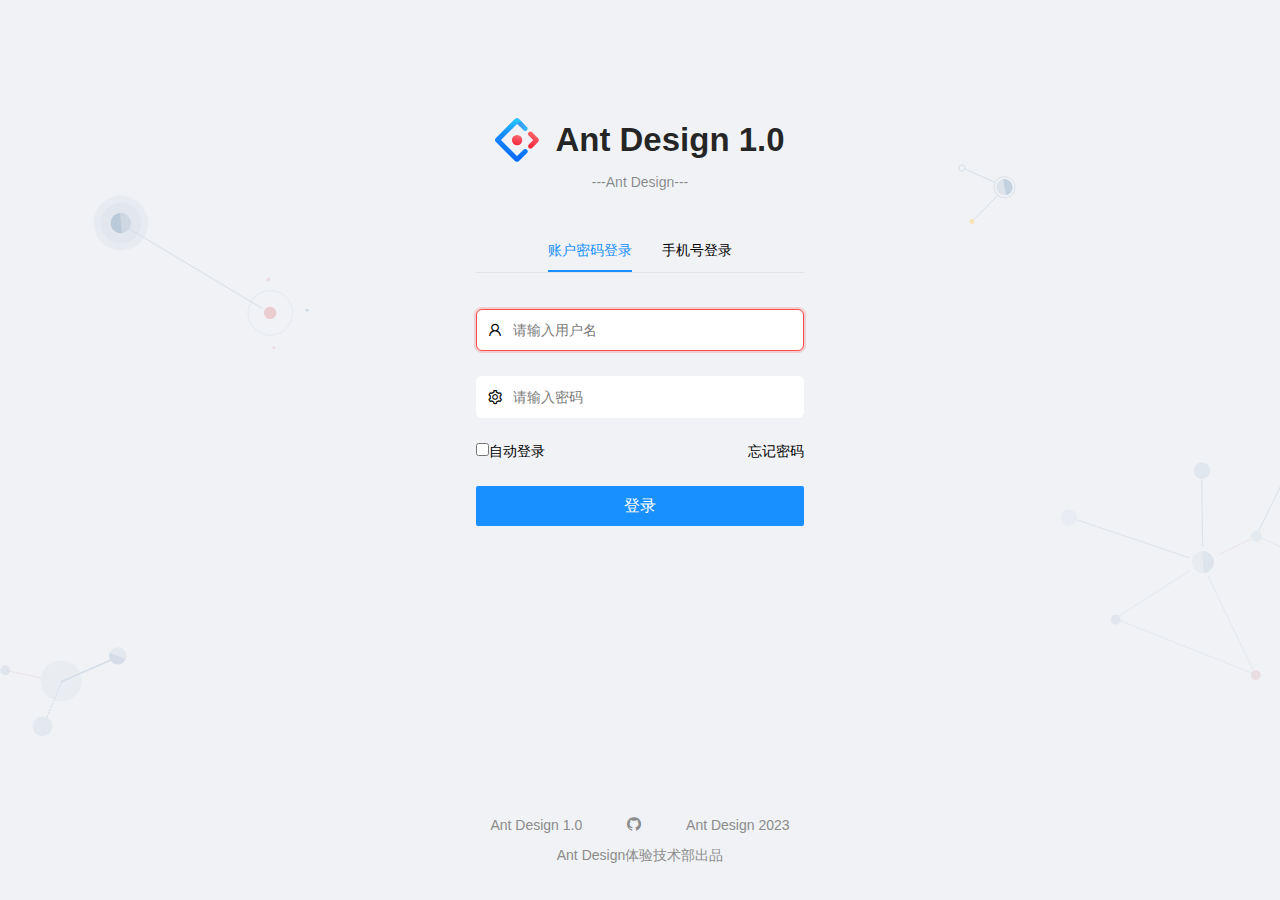
<file: login.html>
<!DOCTYPE html>
<html lang="en">

<head>
    <meta charset="UTF-8">
    <meta http-equiv="X-UA-Compatible" content="IE=edge">
    <meta name="viewport" content="width=device-width, initial-scale=1.0">
    <title>登录</title>
    <link rel="stylesheet" href="css/global.css">
    <link rel="stylesheet" href="fonts/iconfont.css">
    <link rel="stylesheet" href="css/login.css">
</head>

<body>
    <div id="app">
        <div class="container">
            <div class="login-wrapper">
                <div class="login-logo-box">
                    <img src="images/logo.svg" alt="">
                    <h3>Ant Design 1.0</h3>
                </div>
                <div class="login-desc">---Ant Design---</div>
                <div class="pg-table-wrapper">
                    <div class="pg-tablist">
                        <div class="tab-items active">账户密码登录</div>
                        <div class="tab-items">手机号登录</div>
                    </div>

                    <form class="pg-form" action="index.html">
                        <div class="pg-form-items error">
                            <i class="iconfont icon-user"></i>
                            <input type="text" class="pg-input" placeholder="请输入用户名" maxlength="20">
                            <i class="iconfont icon-setting pug-d"></i>
                        </div>
                        <div class="pg-form-items">
                            <i class="iconfont icon-setting"></i>
                            <input type="text" class="pg-input" placeholder="请输入密码" maxlength="16">
                            <i class="iconfont icon-setting pug-d"></i>
                        </div>
                        <div class="pg-form-items-other">
                            <label><input type="checkbox">自动登录</label>
                            <span>忘记密码</span>
                        </div>
                        <div class="pg-form-items-btn">
                            <button class="pg-loginbtn">登录</button>
                        </div>
                    </form>
                </div>
            </div>

            <div class="pg-ant-main-foot">
                <div>
                    <a href="">Ant Design 1.0</a>
                    <a href=""><i class="iconfont icon-github-fill"></i></a>
                    <a href="">Ant Design 2023</a>
                </div>
                <div>Ant Design体验技术部出品</div>
            </div>

        </div>


    </div>
</body>

</html>
</file>
<file: css/global.css>
@charset "utf-8";

/* --------------------重置样式-------------------------------- */

body,
h1,
h2,
h3,
h4,
h5,
h6,
hr,
p,
blockquote,
dl,
dt,
dd,
ul,
ol,
li,
button,
input,
textarea,
th,
td {
    margin: 0;
    padding: 0
}


/*设置默认字体*/

body {
    font-size: 14px;
    font-style: normal;
    font-family: -apple-system, BlinkMacSystemFont, segoe ui, Roboto, helvetica neue, Arial, noto sans, sans-serif, apple color emoji, segoe ui emoji, segoe ui symbol, noto color emoji;
}


/*字体太小用户体检不好，让small恢复12px*/

small {
    font-size: 12px
}

h1 {
    font-size: 18px
}

h2 {
    font-size: 16px
}

h3 {
    font-size: 14px
}

h4,
h5,
h6 {
    font-size: 100%
}

ul,
ol {
    list-style: none
}

a {
    text-decoration: none;
    background-color: transparent
}

a:hover,
a:active {
    outline-width: 0;
    text-decoration: none
}


/*重置表格*/

table {
    border-collapse: collapse;
    border-spacing: 0
}


/*重置hr*/

hr {
    border: 0;
    height: 1px
}


/*图形图片*/

img {
    border-style: none
}

img:not([src]) {
    display: none
}

svg:not(:root) {
    overflow: hidden
}


/*下面的操作是针对于html5页面布局准备的，不支持ie6~8以及其他低版本的浏览器*/

html {
    /*禁用系统默认菜单*/
    -webkit-touch-callout: none;
    /*关闭iphone & Android的浏览器纵向和横向模式中自动调整字体大小的功能*/
    -webkit-text-size-adjust: 100%
}

input,
textarea,
button,
a {
    /*表单或者a标签在手机点击时会出现边框或彩色的背景区域，意思是去除点击背景框*/
    -webkit-tap-highlight-color: rgba(0, 0, 0, 0)
}


/*重置html5元素的默认样式*/

article,
aside,
details,
figcaption,
figure,
footer,
header,
main,
menu,
nav,
section,
summary {
    display: block
}

audio,
canvas,
progress,
video {
    display: inline-block
}

audio:not([controls]),
video:not([controls]) {
    display: none;
    height: 0
}

progress {
    vertical-align: baseline
}

mark {
    background-color: #ff0;
    color: #000
}

sub,
sup {
    position: relative;
    font-size: 75%;
    line-height: 0;
    vertical-align: baseline
}

sub {
    bottom: -0.25em
}

sup {
    top: -0.5em
}

button,
input,
select,
textarea {
    font-size: 100%;
    outline: 0
}

button,
input {
    overflow: visible
}

button,
select {
    text-transform: none
}

textarea {
    overflow: auto
}

button,
html [type="button"],
[type="reset"],
[type="submit"] {
    -webkit-appearance: button
}

button::-moz-focus-inner,
[type="button"]::-moz-focus-inner,
[type="reset"]::-moz-focus-inner,
[type="submit"]::-moz-focus-inner {
    border-style: none;
    padding: 0
}

button:-moz-focusring,
[type="button"]:-moz-focusring,
[type="reset"]:-moz-focusring,
[type="submit"]:-moz-focusring {
    outline: 1px dotted ButtonText
}

[type="checkbox"],
[type="radio"] {
    box-sizing: border-box;
    padding: 0
}

[type="number"]::-webkit-inner-spin-button,
[type="number"]::-webkit-outer-spin-button {
    height: auto
}

[type="search"] {
    -webkit-appearance: textfield;
    outline-offset: -2px
}

[type="search"]::-webkit-search-cancel-button,
[type="search"]::-webkit-search-decoration {
    -webkit-appearance: none
}

::-webkit-input-placeholder {
    color: inherit;
    opacity: .54
}

::-webkit-file-upload-button {
    -webkit-appearance: button;
    font: inherit
}


/*-----------------通用组件样式 修饰文字大小，隐藏显示，-----------------------*/


/*白色风格*/


/* :root {
    --slide-color: #ffffff;
    --slide-text-color: rgb(24, 144, 255);
    --slide-text-li-color: #333;
    --slide-bar-color1: #ddd;
    --slide-bar-color2: #fafafa;
    --theme: #e6f7ff;
    --theme-text: rgb(24, 144, 255);
}  */


/*黑色风格*/

:root {
    --slide-color: #001529;
    --slide-text-color: #ffffff;
    --slide-text-li-color: #8c8c8c;
    --slide-bar-color1: #51606d;
    --slide-bar-color2: #263849;
    --theme: #1890ff;
    --theme-text: #fff;
}

img {
    max-width: 100%;
}

.show {
    display: block!important;
}

.hide {
    display: none!important;
}

.fr {
    float: right!important;
}

.fl {
    float: left!important;
}

.fixed {
    position: fixed;
}

.abs {
    position: absolute;
}

.relative {
    position: relative;
}

.flex {
    display: flex;
}

.just-content-center {
    justify-content: center;
}

.align-items-center {
    align-items: center;
}

::-webkit-scrollbar {
    width: 6px;
    height: 6px;
}

::-webkit-scrollbar-thumb {
    background: #ddd;
    border-radius: 3px;
}

::-webkit-scrollbar-track {
    background: #fff;
    border-radius: 3px;
}

.bs1 {
    box-shadow: 0 1px 4px rgba(0, 21, 41, 0.08);
}


/*-----------------通用布局样式(pg-)-----------------------*/

.pg-ant {
    display: flex;
}


/*左侧边导航 start*/

.pg-ant-silde {
    width: 208px;
    background: var( --slide-color);
    min-height: 100vh;
    color: #fff;
    /*
        如果内部的子元素宽度超过 208就溢出 
        flex-shrink: 0; 允许你溢出
        flex-shrink: 1; 自动溢出部分隐藏
    */
    flex-shrink: 0;
    transition: 60ms linear;
    position: relative;
    z-index: 1;
}


/*控制logo、菜单、折叠*/

.pg-ant-silde-wrapper {
    height: 100%;
    width: inherit;
    display: flex;
    flex-direction: column;
}


/*logo样式*/

.pg-ant-silde-header {
    flex-shrink: 0;
}

.pg-ant-silde-main {
    flex: 1;
    overflow: hidden auto;
}

.pg-ant-silde-main::-webkit-scrollbar-thumb {
    background: var(--slide-bar-color1);
}

.pg-ant-silde-main::-webkit-scrollbar-track {
    background: var(--slide-bar-color2);
}

.pg-ant-silde-foot {
    flex-shrink: 0;
}


/*导航固定定位 - fixed*/

.pg-ant-silde-fixed {
    position: fixed;
    top: 0;
    left: 0;
}


/*导航的折叠控制*/

.pg-ant-silde-expand {
    width: 48px;
    overflow: hidden;
}


/*左侧边导航 end*/


/*右侧边导航 start*/

.pg-setting {
    position: fixed;
    width: 300px;
    height: 100vh;
    background: #fff;
    top: 0;
    padding: 15px;
    right: -300px;
    z-index: 100;
    box-sizing: border-box;
    transition: 100ms linear;
}

.pg-setting-expand {
    right: 0;
}

.pg-setting-op {
    width: 48px;
    height: 48px;
    background: var(--theme);
    position: absolute;
    color: var( --theme-text);
    text-align: center;
    line-height: 48px;
    left: -48px;
    top: 50%;
    margin-top: -24px;
    border-top-left-radius: 8px;
    border-bottom-left-radius: 8px;
}

.pg-setting-expand+.pm-mask {
    display: block;
}

.pg-setting-items {
    margin-top: 30px;
    display: flex;
    flex-direction: column;
    gap: 20px 0;
}

.u-items-box {
    display: flex;
    justify-content: space-between;
}

.u-items-slide-box>li {
    display: flex;
    justify-content: space-between;
    margin: 20px 0;
}


/*右侧边导航 end*/


/*主题内容区域  start*/

.pg-ant-main {
    flex-grow: 1;
    background: #f0f2f5;
    display: flex;
    flex-direction: column;
}

.pg-ant-main-head {
    height: 48px;
    background: #fff;
    flex-shrink: 0;
    display: flex;
    align-items: center;
    justify-content: space-between;
    padding-right: 20px;
}

.pg-ant-main-head-fixed {
    position: fixed;
    right: 0;
    left: 0;
    top: 0;
}

.pg-ant-main-head>div {
    display: flex;
    align-items: center;
    gap: 0 20px;
}

.pg-ant-main-head>a {
    color: #333;
}


/*注意固定位置以后才增加margin-top:48px*/


/*如果当前是悬浮定位，并且不包含隐藏样式的情况，才会给主题增加48px*/

.pg-ant-main-head-fixed:not(.hide)+.pg-ant-main-main {
    margin-top: 48px;
}

.pg-ant-main-main {
    flex-grow: 1;
    padding: 25px;
}

.pg-ant-main-foot {
    flex-shrink: 0;
    text-align: center;
    margin-bottom: 30px;
    margin-top: 50px;
    line-height: 30px;
    color: var(--slide-text-li-color)
}

.pg-ant-main-foot a {
    padding: 0 20px;
    color: inherit
}


/*主题内容区域  end*/


/*-----------------通用组件样式(pm-)-----------------------*/

.pm-logo {
    display: flex;
    align-items: center;
    color: var(--slide-text-color);
    padding: 16px;
    cursor: pointer;
}

.pm-logo>img {
    width: 32px;
    height: 32px;
}

.pm-logo>h3 {
    margin-left: 12px;
}


/*菜单控制*/

.pm-menu-items {
    color: var(--slide-text-li-color);
    cursor: pointer;
}

.pm-menu-items-tit {
    height: 44px;
    display: flex;
    align-items: center;
    column-gap: 10px;
    padding: 0 15px;
}

.pm-menu-items-tit>span {
    margin-right: auto;
}

.pm-menu-items-tit:hover,
.pm-menu-active>.pm-menu-items-tit {
    color: var(--slide-text-color);
}

.pm-menu-sub {
    display: none;
}


/*当前li激活的时候，子项全部展开*/

.pm-menu-active .pm-menu-sub {
    display: block;
}

.pm-menu-sub>li {
    height: 40px;
    line-height: 40px;
    padding-left: 40px;
}

.pm-menu-sub>li:hover,
.pm-menu-sub-active {
    color: var( --theme-text);
    background: var(--theme);
}


/*折叠以后控制子菜单全部隐藏*/

.pg-ant-silde-expand .pm-menu-items-tit span,
.pg-ant-silde-expand .pm-logo h3,
.pg-ant-silde-expand .pm-menu-items-tit :last-child,
.pg-ant-silde-expand .pm-menu-sub {
    display: none;
}

.pg-ant-silde-expand .pm-menu-items-tit {
    transform: scale(1.2);
}

.pg-ant-silde-expand .pm-menu-items {
    padding: 3px 0
}

.pg-ant-silde-expand .pm-logo {
    padding: 16px 8px;
}


/*card*/

.pg-card {
    width: 100%;
    height: 100%;
    background: #fff;
    border-radius: 4px;
    font-size: 14px;
    display: flex;
    box-shadow: 0 1px 4px rgba(0, 21, 41, 0.08);
    flex-direction: column;
}

.pg-card .pg-card-title {
    flex-shrink: 1;
    height: 58px;
    display: flex;
    align-items: center;
    justify-content: space-between;
    padding: 0 24px;
    border-bottom: 1px solid rgba(0, 0, 0, .06);
}

.pg-card .pg-card-title>h3 {
    font-size: 16px;
    font-weight: 400;
}

.pg-card .pg-card-title>a {
    font-size: 12px;
    color: #8c8c8c
}

.pg-card .pg-card-body {
    padding: 24px;
    overflow: hidden auto;
}


/*分割线*/

.pm-divider {
    width: 100%;
    height: 1px;
    background: #dedede;
    margin: 25px 0;
}

.pm-divider-line {
    width: 100%;
    height: 1px;
    background: #dedede;
}


/*胶囊按钮*/

.pm-switch {
    width: 28px;
    height: 16px;
    border-radius: 100px;
    background: #ddd;
}

.pm-switch-handle {
    width: 12px;
    height: 12px;
    background: #fff;
    border-radius: 50%;
    position: relative;
    left: 2px;
    top: 2px;
    transition: 100ms linear;
}

.pm-switch.checked {
    background: var(--theme);
}

.pm-switch.checked .pm-switch-handle {
    left: 14px;
}


/*遮罩*/

.pm-mask {
    position: fixed;
    top: 0;
    left: 0;
    right: 0;
    bottom: 0;
    background: rgba(0, 0, 0, 0.5);
    z-index: 99;
    display: none;
}


/*分页*/


/*表格*/


/*表单*/


/*-----------------通用元件(pu-)-----------------------*/

.pu-bar {
    font-size: 18px;
    color: var( --theme-text);
    padding: 15px;
    display: block;
}

.pug-tip {
    position: absolute;
    color: var( --theme-text);
    top: -8px;
    right: -10px;
    font-style: normal;
    font-size: 12px;
    transform: scale(0.95);
    border-radius: 100px;
    padding: 0 4px;
    background: red;
}

.pug-tip.green {
    background: greenyellow;
}

.u-items,
.u-items-all {
    width: 20px;
    height: 20px;
    color: var( --theme-text);
    border-radius: 2px;
    text-align: center;
}

.u-a {
    background: #188efc
}

.u-b {
    background: #f2222c
}

.u-c {
    background: #fa541c
}

.u-d {
    background: #faad14
}

.u-e {
    background: #13c2c2
}

.u-f {
    background: #52c41a
}

.u-g {
    background: #2f54eb
}

.u-h {
    background: #722ed1
}

.u-white {
    background: #fff;
}

.u-white i {
    color: #333;
}

.u-black {
    background: #000;
}


/*-----------------响应式系统 pc 优先-----------------------*/

@media(max-width:1400px) {}

@media(max-width:1200px) {}

@media(max-width:992px) {
    .pg-ant-main-main {
        grid-template-rows: repeat(5, 1fr)!important;
        grid-template-columns: repeat(2, 1fr)!important;
        grid-template-areas: "a1 a1" "a2 a2" "a3 a3" "a4 a4" "a5 a6"!important;
    }
}

@media(max-width:768px) {
    .pg-ant-main-main {
        grid-template-rows: repeat(6, 1fr)!important;
        grid-template-columns: 1fr !important;
        grid-template-areas: "a1 a1" "a2 a2" "a3 a3" "a4 a4" "a5 a5" "a6 a6"!important;
    }
    .pg-ant-silde {
        display: none;
    }
}

@media(max-width:576px) {
    .pg-ant-main-main {
        grid-template-rows: repeat(6, 1fr)!important;
        grid-template-columns: 1fr !important;
        grid-template-areas: "a1 a1" "a2 a2" "a3 a3" "a4 a4" "a5 a5" "a6 a6"!important;
    }
    .pg-ant-silde {
        display: none;
    }
}
</file>
<file: fonts/iconfont.css>
@font-face {
  font-family: "iconfont"; /* Project id 2547001 */
  src: url('iconfont.woff2?t=1621039498780') format('woff2'),
       url('iconfont.woff?t=1621039498780') format('woff'),
       url('iconfont.ttf?t=1621039498780') format('truetype');
}

.iconfont {
  font-family: "iconfont" !important;
  font-size: 16px;
  font-style: normal;
  -webkit-font-smoothing: antialiased;
  -moz-osx-font-smoothing: grayscale;
}

.icon-setting:before {
  content: "\e78e";
}

.icon-check:before {
  content: "\e7fc";
}

.icon-close:before {
  content: "\e7fd";
}

.icon-github-fill:before {
  content: "\e885";
}

.icon-car:before {
  content: "\e7d7";
}

.icon-printer:before {
  content: "\e7d9";
}

.icon-video:before {
  content: "\e7db";
}

.icon-idcard:before {
  content: "\e7e2";
}

.icon-check-circle:before {
  content: "\e77d";
}

.icon-user:before {
  content: "\e7ae";
}

.icon-read:before {
  content: "\e7d8";
}

.icon-table:before {
  content: "\e7de";
}

.icon-error:before {
  content: "\e7df";
}

.icon-highlight:before {
  content: "\e7e1";
}

.icon-wrench:before {
  content: "\e7e5";
}

.icon-outdent:before {
  content: "\e7f3";
}

.icon-arrowdown:before {
  content: "\e716";
}
.icon-arrowup:before {
  content: "\e61c";
}
</file>
<file: css/login.css>
.container {
    background: url(../images/loginbg.svg) #f0f2f5;
    background-repeat: no-repeat;
    background-position: center;
    background-size: contain;
    position: fixed;
    top: 0;
    left: 0;
    right: 0;
    bottom: 0;
    display: flex;
    flex-direction: column;
}

.login-wrapper {
    display: flex;
    flex-direction: column;
    align-items: center;
    margin-top: 118px;
    flex-grow: 1;
}

.login-logo-box {
    display: flex;
    align-items: center;
}

.login-logo-box>img {
    width: 44px;
    height: 44px;
    margin-right: 16px;
    vertical-align: top;
}

.login-logo-box>h3 {
    color: rgba(0, 0, 0, .85);
    font-weight: 600;
    font-size: 33px;
}

.login-desc {
    margin-top: 12px;
    margin-bottom: 40px;
    color: rgba(0, 0, 0, .45);
    font-size: 14px;
}

.pg-table-wrapper {
    min-width: 328px;
    display: flex;
    flex-direction: column;
    align-items: center;
}

.pg-tablist {
    display: flex;
    width: 100%;
    justify-content: center;
    gap: 0 30px;
    border-bottom: 1px solid rgba(0, 0, 0, 0.06);
    margin-bottom: 16px;
}

.pg-tablist .tab-items {
    padding: 12px 0;
    font-weight: 500;
    cursor: pointer;
    position: relative;
}

.pg-tablist .tab-items.active::after {
    content: "";
    display: block;
    height: 2px;
    background: rgb(24, 144, 255);
    position: absolute;
    bottom: 0;
    width: 100%;
}

.pg-tablist .tab-items.active {
    color: rgb(24, 144, 255);
}

.pg-form {
    width: 100%;
    margin-top: 20px;
}

.pg-form-items {
    margin-bottom: 25px;
    width: 100%;
    display: flex;
    box-sizing: border-box;
    justify-content: space-between;
    align-items: center;
    background: #fff;
    padding: 4px 10px;
    border: 1px solid transparent;
    border-radius: 6px;
    transition: 300ms linear;
}

.pg-form-items .pg-input {
    flex-grow: 1;
    height: 32px;
    line-height: 32px;
    margin: 0 10px;
    border: none;
}

.pg-form-items:hover {
    border-color: #40a9ff;
    box-shadow: 0 0 0 2px rgba(24, 144, 255, 0.2);
}

.pg-form-items.error {
    border-color: #ff4d4f;
    box-shadow: 0 0 0 2px rgba(244, 67, 54, 0.2);
}

.pug-d {
    display: none;
}

.pg-form-items .pg-input:focus+.pug-d {
    display: inline;
}

.pg-form-items-other {
    display: flex;
    justify-content: space-between;
    align-items: center;
    margin: 0 0 25px;
}

.pg-form-items-btn {
    width: 100%;
    display: flex;
    cursor: pointer;
}

.pg-form-items-btn .pg-loginbtn {
    flex-grow: 1;
    border: 0;
    background: #1890ff;
    height: 40px;
    padding: 6.4px 15px;
    font-size: 16px;
    border-radius: 2px;
    color: #fff;
    transition: 300ms linear;
}

.pg-form-items-btn .pg-loginbtn:hover {
    background: #0050b3;
}
</file>
